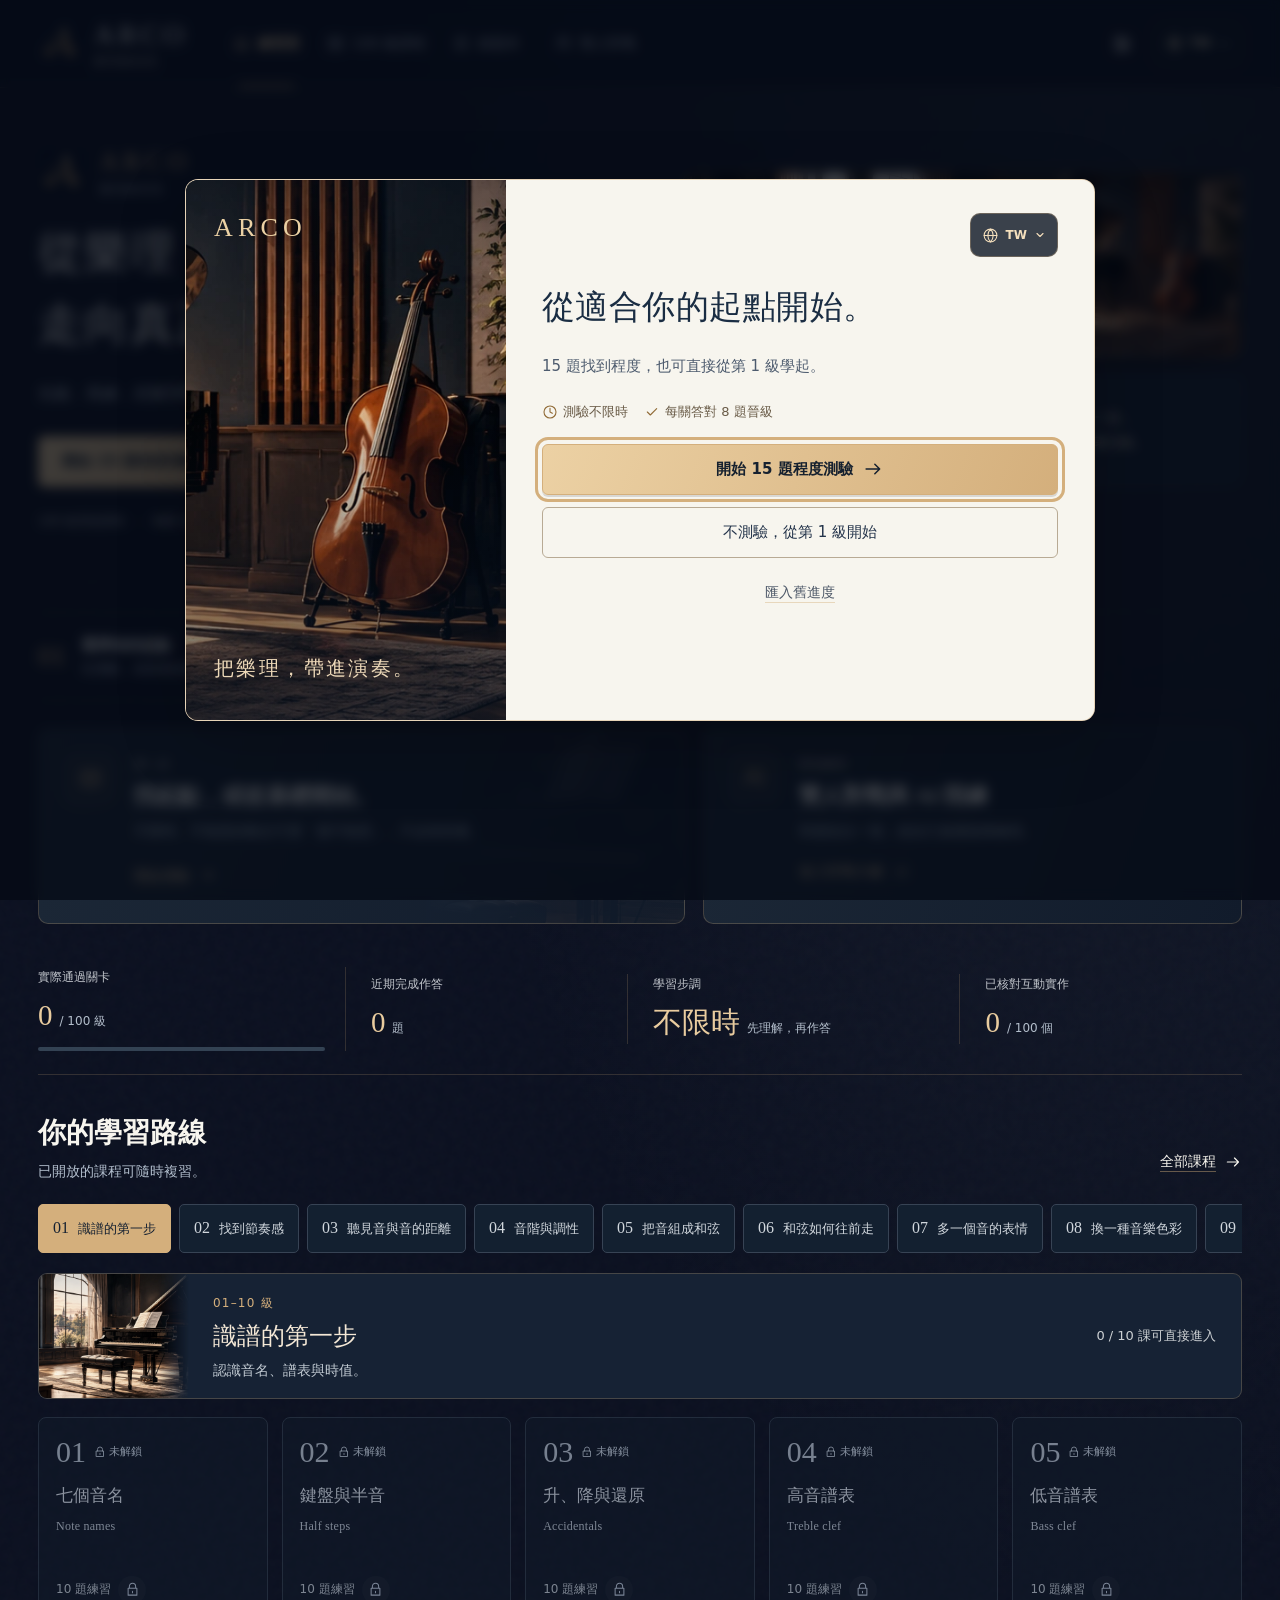
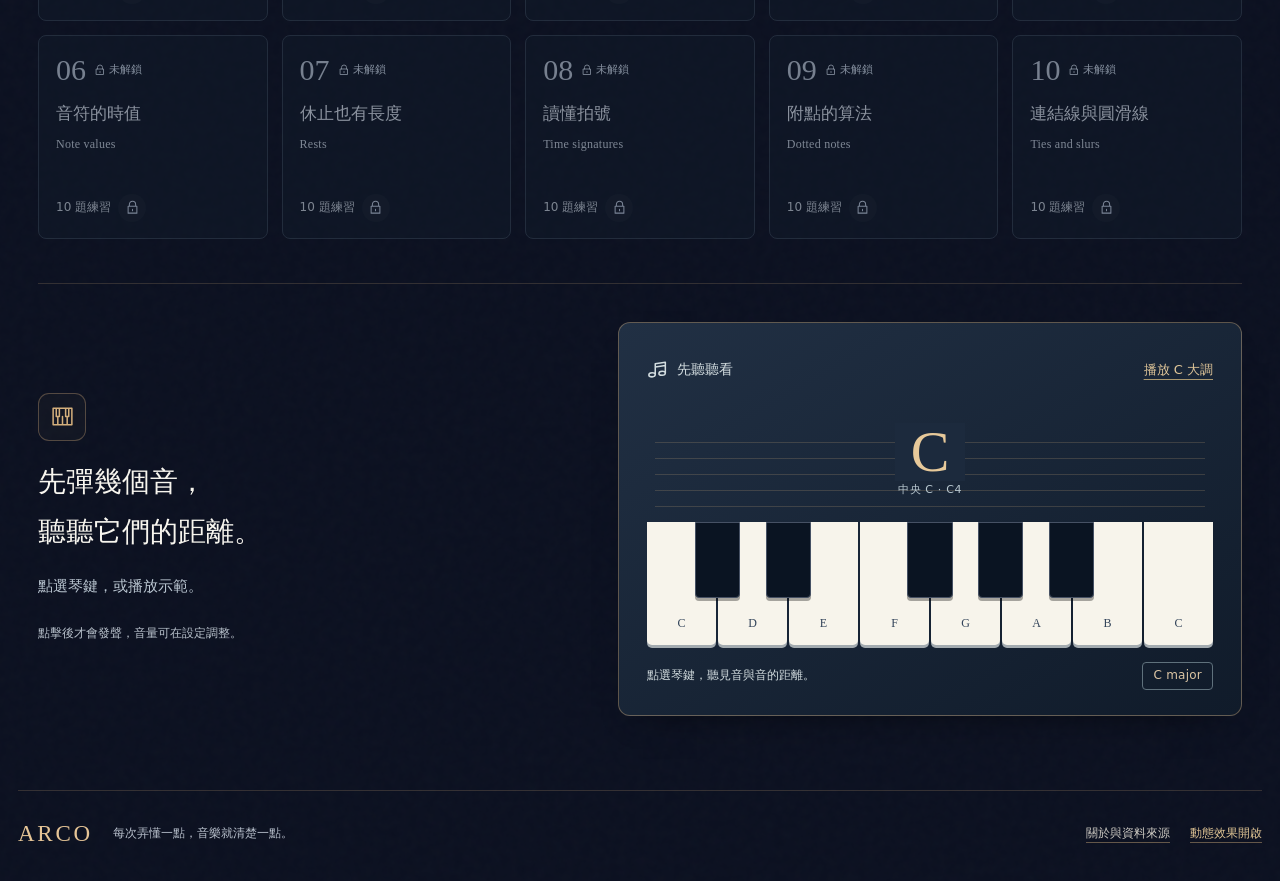
<file: index.html>
<!doctype html>
<html lang="zh-Hant-TW" prefix="og: https://ogp.me/ns#">
<head>
<meta charset="utf-8">
<meta name="viewport" content="width=device-width, initial-scale=1">
<title>ARCO｜樂理學習平台</title>
<meta name="title" content="ARCO｜樂理學習平台">
<meta name="description" content="100 級循序漸進的課程，搭配圖解與闖關練習，帶你一步步享受樂理的世界。零基礎也能開始，一起來試試！">
<meta name="theme-color" content="#0B1020">
<meta name="color-scheme" content="dark light">
<meta name="robots" content="index,follow,max-image-preview:large">
<!-- Static homepage metadata. Reuse the installed 512px logo; no separate share page. -->
<meta property="og:title" content="ARCO｜樂理學習平台">
<meta property="og:type" content="website">
<meta property="og:image" content="https://chien930207-cyber.github.io/ARCO/icons/arco-gold-512-r3.png">
<meta property="og:description" content="100 級循序漸進的課程，搭配圖解與闖關練習，帶你一步步享受樂理的世界。零基礎也能開始，一起來試試！">
<meta property="og:url" content="https://chien930207-cyber.github.io/ARCO/">
<meta property="og:site_name" content="ARCO">
<meta property="og:locale" content="zh_TW">
<meta property="og:image:secure_url" content="https://chien930207-cyber.github.io/ARCO/icons/arco-gold-512-r3.png">
<meta property="og:image:type" content="image/png">
<meta property="og:image:width" content="512">
<meta property="og:image:height" content="512">
<meta property="og:image:alt" content="ARCO 原始金色 A Logo，深藍底色">
<meta name="twitter:card" content="summary">
<meta name="twitter:title" content="ARCO｜樂理學習平台">
<meta name="twitter:description" content="100 級循序漸進的課程，搭配圖解與闖關練習，帶你一步步享受樂理的世界。零基礎也能開始，一起來試試！">
<meta name="twitter:image" content="https://chien930207-cyber.github.io/ARCO/icons/arco-gold-512-r3.png">
<meta name="twitter:image:alt" content="ARCO 原始金色 A Logo，深藍底色">
<link rel="canonical" href="https://chien930207-cyber.github.io/ARCO/">
<link rel="image_src" href="https://chien930207-cyber.github.io/ARCO/icons/arco-gold-512-r3.png">
<meta name="arco-share-release" content="root-preview-r4-20261020">

<script id="arco-storage">'use strict';
/** Production storage: original ARCO keys, never copies or merges preview progress.
 * Calls keep native failure semantics, so existing save/backup warnings still work.
 */
window.ArcoStorage = Object.freeze({
 getItem(key){return window.localStorage.getItem(String(key));},
 setItem(key,value){window.localStorage.setItem(String(key),String(value));},
 removeItem(key){window.localStorage.removeItem(String(key));},
 key(index){return window.localStorage.key(index);},
 get length(){return window.localStorage.length;},
 addEventListener(...args){window.addEventListener(...args);}
});
</script>
<link rel="icon" href="./favicon.ico">
<link rel="icon" type="image/png" sizes="32x32" href="./icons/arco-gold-32-r3.png">
<link rel="apple-touch-icon" sizes="180x180" href="./icons/arco-gold-180-r3.png">
<!-- ARCO approved gold logo / deployment gold-r3 -->

<meta name="application-name" content="ARCO">
<meta name="apple-mobile-web-app-title" content="ARCO">
<meta name="mobile-web-app-capable" content="yes">
<meta name="apple-mobile-web-app-capable" content="yes">
<meta name="apple-mobile-web-app-status-bar-style" content="default">
<meta name="arco-icon-release" content="gold-r3">
<meta name="arco-music-release" content="2.6.2-recordings-default-on">
<link rel="stylesheet" href="./arco-styles-r4.css">

<meta name="arco-release" content="2.7.0-learning-audio">

<meta name="arco-opening-release" content="2.7.2">

<script id="arco-pwa-bootstrap">'use strict';
window.ArcoInstallGate={prompt:null,installed:false};
window.addEventListener('beforeinstallprompt',event=>{event.preventDefault();window.ArcoInstallGate.prompt=event;document.dispatchEvent(new Event('arco:install-change'));});
window.addEventListener('appinstalled',()=>{window.ArcoInstallGate.prompt=null;window.ArcoInstallGate.installed=true;document.dispatchEvent(new Event('arco:installed'));});
</script>
<meta name="arco-ui-release" content="2.9.1-production">
<link rel="manifest" href="./site.webmanifest">

</head>
<body>
<noscript><section aria-label="ARCO"><h1>ARCO｜樂理學習平台</h1><p>100 級循序漸進的課程，搭配圖解與闖關練習，帶你一步步享受樂理的世界。零基礎也能開始，一起來試試！</p><p>請啟用 JavaScript 以使用互動課程。</p></section></noscript>
<!-- ARCO opening: self-contained, silent visuals. -->
<dialog id="arco-splash" aria-labelledby="boot-title" aria-describedby="boot-subtitle" data-no-translate>
 <button type="button" class="boot-skip" id="boot-skip"></button>
 <div class="boot-content">
  <div class="boot-logo"><img src="[data-uri]" alt="" width="256" height="256" decoding="sync" fetchpriority="high"></div>
  <h1 class="boot-name" id="boot-title">ARCO</h1><p class="boot-subtitle" id="boot-subtitle"></p>
  <svg class="boot-staff" viewBox="0 0 216 46" aria-hidden="true" focusable="false">
   <g class="boot-lines"><path d="M8 12h200M8 18h200M8 24h200M8 30h200M8 36h200"/></g>
   <path class="boot-trace" pathLength="1" d="M8 36C60 36 135 12 208 12"/>
   <g class="boot-note"><ellipse cx="66" cy="30" rx="4.5" ry="3" transform="rotate(-18 66 30)"/><path d="M70 29V9" fill="none" stroke="#e7c490"/></g>
   <g class="boot-note"><ellipse cx="109" cy="24" rx="4.5" ry="3" transform="rotate(-18 109 24)"/><path d="M113 23V3" fill="none" stroke="#e7c490"/></g>
   <g class="boot-note"><ellipse cx="153" cy="18" rx="4.5" ry="3" transform="rotate(-18 153 18)"/><path d="M157 17V-3" fill="none" stroke="#e7c490"/></g>
  </svg>
  <p class="boot-status" id="boot-status" role="status"></p>
 </div>
</dialog>
<script id="arco-opening-script">
'use strict';
/** Silent, one-second brand entrance (800 ms reveal + 200 ms fade).
 * Independent of audio, network readiness, lessons and stored progress.
 * Reduced motion, returning from history, or skipping bypasses the entrance.
 */
window.ArcoSplash=(()=>{
 const dialog=document.getElementById('arco-splash');
 const DURATION=1000,FADE=200;
 const TEXT={
  'zh-TW':{subtitle:'\u6a02\u7406\u7df4\u7fd2\u5ba4',loading:'\u6b63\u5728\u6e96\u5099\u7df4\u7fd2\u5ba4\u2026',skip:'\u7565\u904e'},
  en:{subtitle:'Music theory studio',loading:'Opening the studio\u2026',skip:'Skip'},
  de:{subtitle:'Musiktheorie-Studio',loading:'Das Studio wird ge\u00f6ffnet\u2026',skip:'\u00dcberspringen'}
 };
 let locale='zh-TW',motion=true;
 try{locale=window.ArcoStorage.getItem('arco.locale.v1')||locale;motion=JSON.parse(window.ArcoStorage.getItem('arco.visual.preferences.v1'))?.motion!==false;}catch(_){}
 const reduced=matchMedia('(prefers-reduced-motion: reduce)');
 const historyReturn=performance.getEntriesByType?.('navigation')[0]?.type==='back_forward';
 let active=false,closing=false,shown=false,finished=false;
 let holdTimer=0,hardTimer=0,exitTimer=0,returnFocus=null;
 let shownAt=null,finishedAt=null;
 let resolveReady;const ready=new Promise(resolve=>{resolveReady=resolve;});
 const lang=()=>TEXT[window.ArcoI18n?.locale||locale]||TEXT['zh-TW'];
 function sync(){
  const l=lang();
  for(const [id,key] of [['boot-subtitle','subtitle'],['boot-status','loading'],['boot-skip','skip']]){
   const el=document.getElementById(id);if(el&&el.textContent!==l[key])el.textContent=l[key];
  }
 }
 function remove(){
  if(finished)return;
  finished=true;finishedAt=performance.now();
  clearTimeout(exitTimer);clearTimeout(holdTimer);clearTimeout(hardTimer);
  if(dialog){try{if(dialog.open&&typeof dialog.close==='function')dialog.close();}catch(_){}dialog.remove();}
  active=false;closing=false;document.documentElement.removeAttribute('data-arco-opening');
  resolveReady();document.dispatchEvent(new Event('arco:splash-finished'));
  if(returnFocus?.isConnected&&returnFocus!==document.body&&!document.querySelector('dialog[open]'))returnFocus.focus({preventScroll:true});
 }
 function finish(reason='complete'){
  if(finished)return;
  if(!active||reason!=='complete'||reduced.matches){remove();return;}
  if(closing)return;
  closing=true;clearTimeout(holdTimer);
  const remaining=Math.max(0,DURATION-(performance.now()-shownAt));
  const fade=Math.min(FADE,remaining);
  if(!fade){remove();return;}
  dialog.style.setProperty('--arco-splash-exit',fade+'ms');
  dialog.classList.add('boot-leaving');exitTimer=setTimeout(remove,fade);
 }
 function consume(e){e.preventDefault();e.stopImmediatePropagation();}
 // Only consume inputs on the entrance. No audio is created or requested here.
 dialog?.addEventListener('click',e=>{
  if(!e.isTrusted||!active)return;
  consume(e);finish(e.target.closest('#boot-skip')?'skip':'complete');
 });
 dialog?.addEventListener('keydown',e=>{
  if(e.isTrusted&&!e.repeat&&['Enter',' '].includes(e.key)){
   consume(e);finish('skip');
  }
 });
 dialog?.addEventListener('cancel',e=>{e.preventDefault();finish('skip');});
 document.addEventListener('arco:localized',sync);
 document.addEventListener('change',e=>{if(e.target.id==='visual-motion'&&!e.target.checked)finish('motion');});
 document.addEventListener('visibilitychange',()=>{if(document.hidden)finish('hidden');});
 window.addEventListener('pagehide',()=>finish('history'));
 window.addEventListener('pageshow',e=>{if(e.persisted)finish('history');});
 window.ArcoStorage.addEventListener('storage',e=>{
  if(e.key==='arco.visual.preferences.v1'){
   try{if(JSON.parse(e.newValue)?.motion===false)finish('motion');}catch(_){}
  }
 });
 reduced.addEventListener?.('change',e=>{if(e.matches)finish('motion');});
 if(dialog&&motion&&!reduced.matches&&!historyReturn&&!document.hidden){
  sync();active=true;shown=true;returnFocus=document.activeElement;
  document.documentElement.setAttribute('data-arco-opening','true');
  try{dialog.showModal();dialog.tabIndex=-1;dialog.focus({preventScroll:true});}catch(_){dialog.setAttribute('open','');}
  shownAt=performance.now();
  holdTimer=setTimeout(()=>finish('complete'),DURATION-FADE);
  // End after one second; never wait for a picture, a recording, or DOM readiness.
  hardTimer=setTimeout(remove,DURATION);
 }else{remove();}
 return {ready,get active(){return active;},finish,
  snapshot:()=>({active,closing,shown,finished,durationMs:DURATION,shownAt,finishedAt})};
})();
</script>
<a href="#main" class="skip">跳到主要內容</a>
<header class="header"><div class="header-inner"><a href="#home" class="brand" aria-label="ARCO 樂理練習室首頁"><svg xmlns="http://www.w3.org/2000/svg" class="brand-mark calligraphic" viewBox="0 0 174 168" aria-hidden="true" focusable="false"><image href="./icons/arco-gold-512-r3.png" x="3" y="0" width="168" height="168" preserveAspectRatio="xMidYMid meet"/></svg><span>ARCO<small>樂理練習室</small></span></a><nav aria-label="主要選單"><a href="#home" data-nav="home"><svg class="arco-icon" viewBox="0 0 24 24" aria-hidden="true" focusable="false"><path d="M3 10.5 12 3l9 7.5M5 9v11h5v-6h4v6h5V9"/></svg>練習室</a><a href="#courses" data-nav="courses"><svg class="arco-icon" viewBox="0 0 24 24" aria-hidden="true" focusable="false"><path d="M12 5.5C9.5 3.75 6 3.75 3 4.5v15c3-.75 6.5-.75 9 1 2.5-1.75 6-1.75 9-1v-15c-3-.75-6.5-.75-9 1Zm0 0v15M6 8.5h3m-3 4h3m6-4h3m-3 4h3"/></svg>100 級課程</a><a href="#review" data-nav="review"><svg class="arco-icon" viewBox="0 0 24 24" aria-hidden="true" focusable="false"><path d="M5 3.5h14v17l-7-3-7 3Zm3.5 5h7m-7 3.5h5"/></svg>錯題本<span id="wrong-count"></span></a><a href="#duel" data-nav="duel"><svg class="arco-icon" viewBox="0 0 24 24" aria-hidden="true" focusable="false"><path d="M15 20v-2a6 6 0 0 0-12 0v2m10-13.5a4 4 0 1 1-8 0 4 4 0 0 1 8 0ZM17 3a4 4 0 0 1 0 8m1 3a5 5 0 0 1 3 4.5V20"/></svg>雙人對戰</a></nav><div class="header-tools"><button class="icon-button" data-action="settings" aria-label="設定" id="settings-button"><svg class="arco-icon" viewBox="0 0 24 24" aria-hidden="true" focusable="false"><path d="M3 6h4m4 0h10M3 12h10m4 0h4M3 18h6m4 0h8M11 6a2 2 0 1 1-4 0 2 2 0 0 1 4 0Zm6 6a2 2 0 1 1-4 0 2 2 0 0 1 4 0Zm-4 6a2 2 0 1 1-4 0 2 2 0 0 1 4 0Z"/></svg></button></div></div></header>
<p id="locale-note" class="locale-note" data-no-translate hidden></p>
<main id="main" tabindex="-1"></main>
<footer class="footer"><a class="footer-brand" href="#home">ARCO</a><span>每次弄懂一點，音樂就清楚一點。</span><button class="text-button" data-action="about">關於與資料來源</button><button class="text-button motion-toggle" data-visual-action="motion" aria-pressed="true">動態效果開啟</button></footer>
<dialog id="settings" aria-labelledby="settings-title"></dialog>
<dialog id="leave-confirm" aria-labelledby="leave-title" aria-describedby="leave-description"></dialog>
<dialog id="welcome" aria-labelledby="welcome-title"></dialog>
<div id="toast" class="toast" role="status" aria-live="polite"></div>
<input id="import-file" type="file" accept="application/json,.json" hidden>

<script defer src="./arco-runtime-r4.js"></script>
</body></html>
</file>
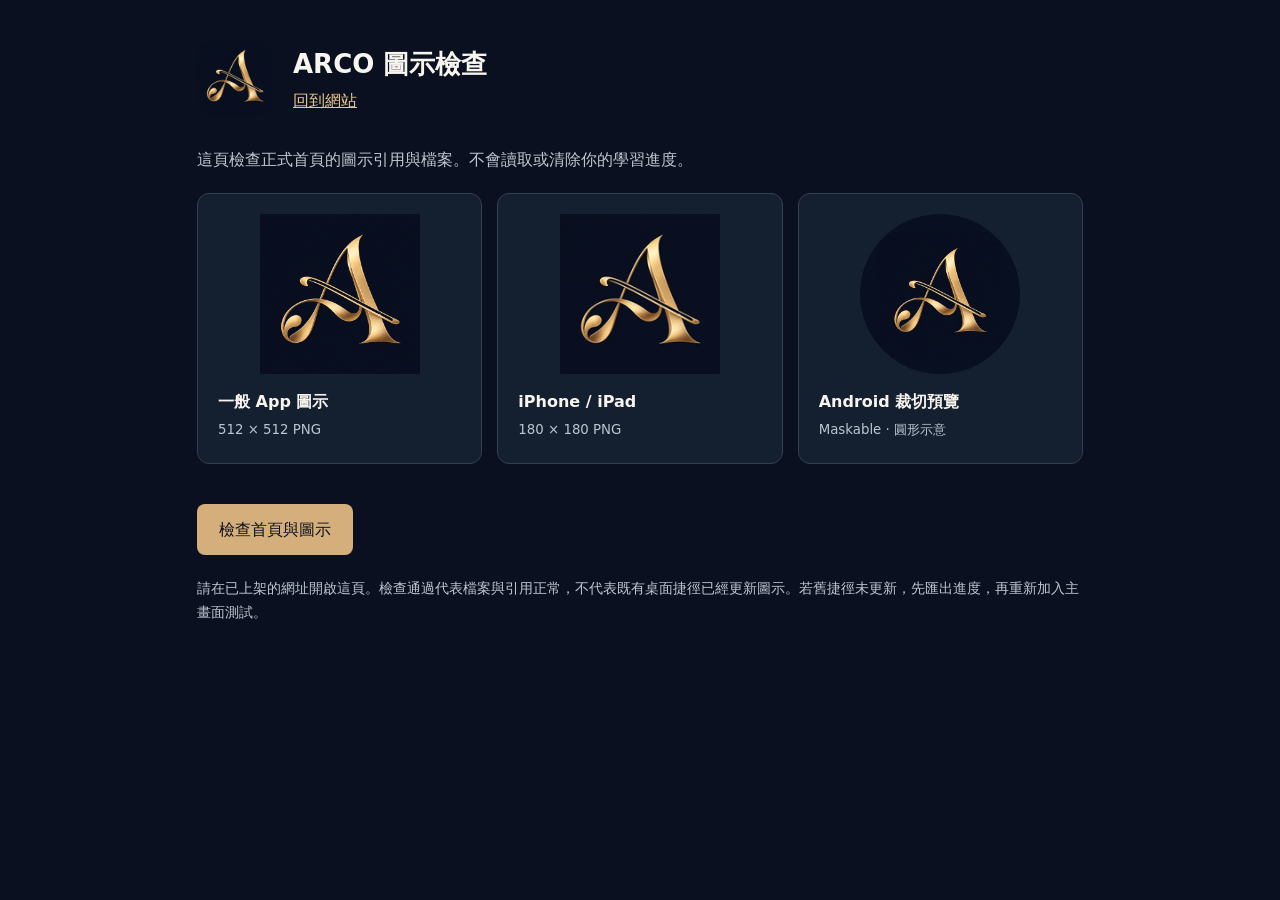
<file: logo-check.html>
<!doctype html>
<html lang="zh-Hant"><head><meta charset="utf-8"><meta name="viewport" content="width=device-width,initial-scale=1"><meta name="robots" content="noindex"><title>ARCO | Logo check</title><link rel="icon" href="./icons/arco-gold-32-r3.png" type="image/png"><style>
:root{color-scheme:dark}*{box-sizing:border-box}body{margin:0;background:#0b1020;color:#f7f5ee;font:16px/1.7 system-ui,sans-serif}main{max-width:930px;margin:auto;padding:40px 22px}header{display:flex;align-items:center;gap:20px;margin-bottom:30px}header img{width:76px;height:76px;border-radius:18px}h1{margin:0;font-size:26px}p{color:#bec7d1;margin:8px 0 20px}a{color:#e8c78e}button{font:inherit;color:#0b1020;background:#d4af7c;border:0;border-radius:8px;padding:12px 22px;cursor:pointer;min-height:46px}button:focus-visible,a:focus-visible{outline:3px solid #f3d199;outline-offset:4px}.grid{display:grid;grid-template-columns:repeat(3,1fr);gap:15px}.tile{background:#142030;padding:20px;border:1px solid #334050;border-radius:12px;min-width:0}.tile img{width:100%;max-width:160px;aspect-ratio:1;object-fit:contain;display:block;margin:0 auto 14px}.tile .circle{border-radius:50%}.tile h2{font-size:16px;margin:0}.tile small{color:#bcc5d1}#checks{padding:20px 0}#checks p{padding:10px 15px;border-bottom:1px solid #334050;margin:0;overflow-wrap:anywhere}.ok{color:#94d3ac!important}.bad{color:#f2aeaa!important}.note{font-size:14px;margin-top:22px}code{word-break:break-all}@media(max-width:600px){.grid{grid-template-columns:1fr}.tile{display:grid;grid-template-columns:90px 1fr;gap:0 18px;align-items:center}.tile img{width:90px;grid-row:1/3;margin:0}.tile small{grid-column:2}header{gap:12px}header img{width:60px;height:60px}h1{font-size:23px}}
</style></head><body><main><header><img src="./icons/arco-gold-192-r3.png" alt="ARCO"><div><h1>ARCO 圖示檢查</h1><a href="./index.html">回到網站</a></div></header><p>這頁檢查正式首頁的圖示引用與檔案。不會讀取或清除你的學習進度。</p><div class="grid"><section class="tile"><img src="./icons/arco-gold-512-r3.png" alt="ARCO app icon"><h2>一般 App 圖示</h2><small>512 × 512 PNG</small></section><section class="tile"><img src="./icons/arco-gold-180-r3.png" alt="ARCO Apple touch icon"><h2>iPhone / iPad</h2><small>180 × 180 PNG</small></section><section class="tile"><img class="circle" src="./icons/arco-gold-maskable-512-r3.png" alt="ARCO circle mask preview"><h2>Android 裁切預覽</h2><small>Maskable · 圓形示意</small></section></div><div id="checks" aria-live="polite"></div><button type="button" id="check">檢查首頁與圖示</button><p class="note">請在已上架的網址開啟這頁。檢查通過代表檔案與引用正常，不代表既有桌面捷徑已經更新圖示。若舊捷徑未更新，先匯出進度，再重新加入主畫面測試。</p></main><script>
'use strict';

function resolveAppIdentity(manifest,manifestURL,documentURL){
  const page=new URL(documentURL);let start=new URL(page.href);
  if(typeof manifest.start_url==='string'&&manifest.start_url){try{const candidate=new URL(manifest.start_url,manifestURL);if(candidate.origin===page.origin)start=candidate;}catch(_){}}
  let identity=new URL(start.href);
  if(typeof manifest.id==='string'&&manifest.id){try{const candidate=new URL(manifest.id,start.origin+'/');if(candidate.origin===start.origin)identity=candidate;}catch(_){}}
  identity.hash='';
  return {start,identity};
}

const out=document.getElementById('checks'),btn=document.getElementById('check');
function show(ok,text){const p=document.createElement('p');p.className=ok?'ok':'bad';p.textContent=(ok?'PASS  ':'CHECK  ')+text;out.append(p);}
async function get(url){const r=await fetch(url,{cache:'no-store'});if(!r.ok)throw new Error(r.status+' '+new URL(url,document.baseURI).pathname);return r;}
async function image(url,size){const r=await get(url);const b=await r.blob();const objectURL=URL.createObjectURL(b);try{const im=new Image();im.src=objectURL;await im.decode();if(size&&im.naturalWidth!==size)throw new Error('Image size: '+im.naturalWidth+' / '+size);return im.naturalWidth;}finally{URL.revokeObjectURL(objectURL);}}
btn.addEventListener('click',async()=>{out.replaceChildren();btn.disabled=true;let ok=true;try{
 if(location.protocol==='file:')throw new Error('Please open this check page on your published website.');
 const pageURL=new URL('./index.html',document.baseURI);const source=await(await get(pageURL)).text();const doc=new DOMParser().parseFromString(source,'text/html');
 if(doc.querySelector('meta[name="arco-icon-release"]')?.content!=='gold-r3')throw new Error('The homepage is not the gold-r3 package. Upload index.html too.');show(true,'index.html / gold-r3');
 const icons=[...doc.querySelectorAll('link[rel~="icon"],link[rel="apple-touch-icon"]')];if(icons.length<3)throw new Error('Missing icon links');
 for(const el of icons){const href=el.getAttribute('href');if(!href||href.startsWith('data:')||!href.includes('-r3'))throw new Error('Old icon reference: '+href);const u=new URL(href,pageURL);if(u.origin!==pageURL.origin)throw new Error('Unexpected icon origin');if(u.pathname.endsWith('.ico')){await get(u);}else{await image(u,parseInt(el.getAttribute('sizes')||'0',10)||0);}show(true,u.pathname);}
 const link=doc.querySelector('link[rel="manifest"]');if(!link)throw new Error('Manifest link is missing');const mu=new URL(link.getAttribute('href'),pageURL);const m=await(await get(mu)).json();if(m.name!=='ARCO')throw new Error('Incorrect application name');if(!m.icons?.some(i=>i.purpose==='maskable'))throw new Error('Maskable icon missing');
 const resolved=resolveAppIdentity(m,mu,pageURL),expectedBase=new URL('./',pageURL);if(m.id!=='/arco'||resolved.identity.href!==new URL('/arco',pageURL.origin).href)throw new Error('Wrong app identity; expected /arco. Update site.webmanifest.');if(resolved.start.href!==expectedBase.href||new URL(m.scope,mu).href!==expectedBase.href)throw new Error('Start URL or scope points outside ARCO');show(true,'App identity / '+resolved.identity.href);
 for(const it of m.icons){if(!it.src.includes('-r3'))throw new Error('Manifest still uses an old icon URL');const u=new URL(it.src,mu);await image(u,parseInt(it.sizes,10));show(true,it.purpose+' / '+it.sizes);}
 show(true,'ARCO / '+new URL(m.start_url,mu).pathname);
 }catch(e){ok=false;show(false,e.message);}finally{btn.disabled=false;out.dataset.result=ok?'pass':'fail';}});
</script></body></html>
</file>
